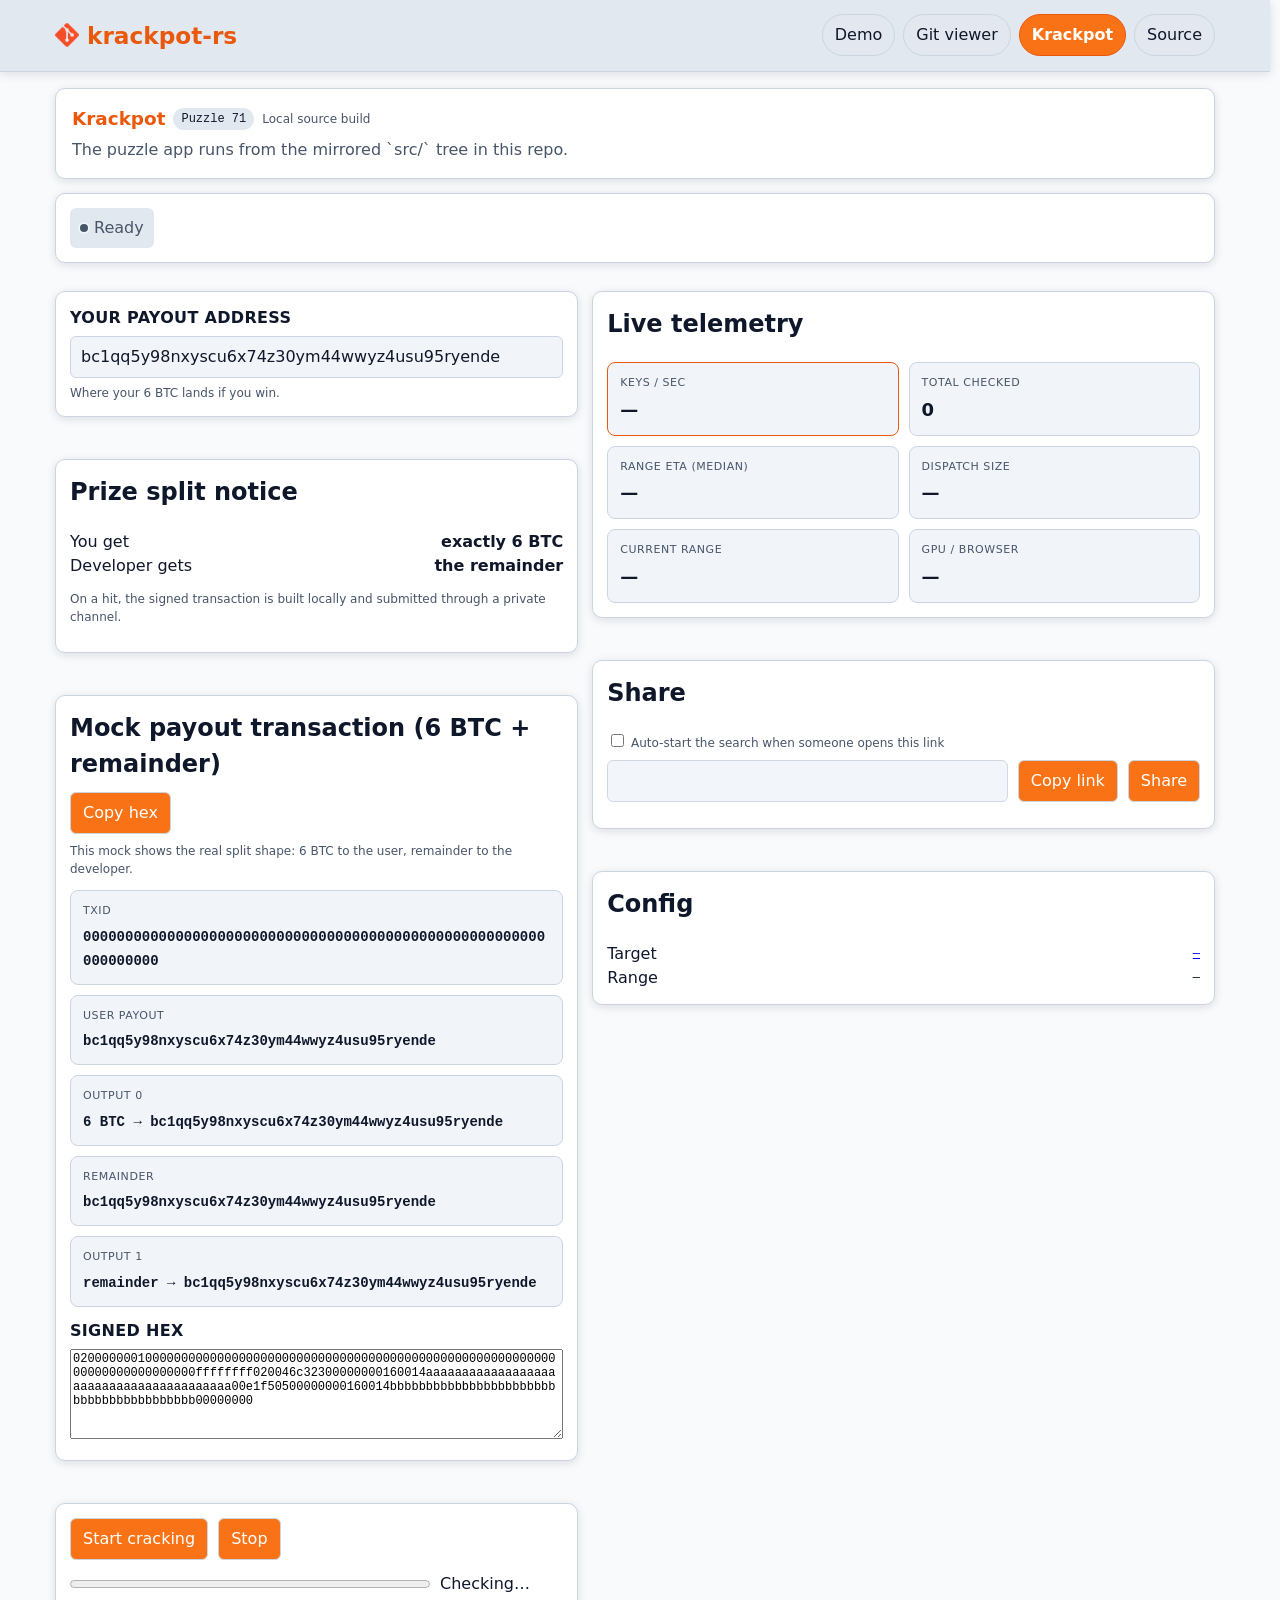
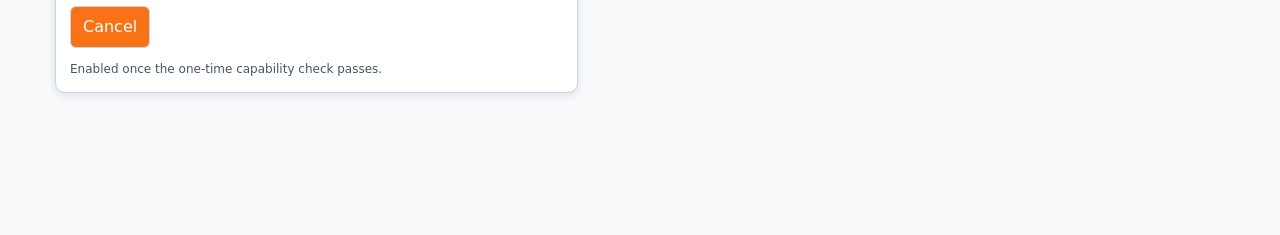
<file: demo/krackpot/index.html>
<!DOCTYPE html>
<html lang="en">
<head>
  <meta charset="UTF-8" />
  <meta name="viewport" content="width=device-width, initial-scale=1.0" />
  <meta name="theme-color" content="#db3b26" />
  <meta name="color-scheme" content="light dark" />
  <link rel="icon" href="../shared/favicon.ico" />
  <link rel="stylesheet" href="../shared/page.css" />
  <title>Krackpot</title>
  <style>
    :root {
      color-scheme: light dark;
      --bg: #0f172a;
      --fg: #e2e8f0;
      --muted: #94a3b8;
      --panel: #111827;
      --surface: #0b1220;
      --surface-strong: #020617;
      --border: #334155;
      --accent: #fb923c;
      --button-bg: #c2410c;
      --button-hover: #ea580c;
      --button-fg: #fff7ed;
      --status-bg: #1f2937;
      --status-checking: #f59e0b;
      --status-available: #22c55e;
      --status-unavailable: #ef4444;
      --shadow: rgba(0,0,0,.45);
    }
    @media (prefers-color-scheme: light) {
      :root {
        --bg: #f8fafc;
        --fg: #0f172a;
        --muted: #475569;
        --panel: #ffffff;
        --surface: #f1f5f9;
        --surface-strong: #e2e8f0;
        --border: #cbd5e1;
        --accent: #ea580c;
        --button-bg: #f97316;
        --button-hover: #ea580c;
        --button-fg: #ffffff;
        --status-bg: #e2e8f0;
        --status-checking: #d97706;
        --status-available: #15803d;
        --status-unavailable: #dc2626;
        --shadow: rgba(15,23,42,.12);
      }
    }
    * { box-sizing: border-box; }
    body { margin: 0; background: var(--bg); color: var(--fg); font-family: system-ui, -apple-system, sans-serif; line-height: 1.5; }
    .page-content { max-width: 1200px; margin: 0 auto; padding: 1rem 1.25rem 1.5rem; }
    .hero, .panel {
      background: var(--panel);
      border: 1px solid var(--border);
      border-radius: 10px;
      box-shadow: 0 2px 10px var(--shadow);
    }
    .hero { padding: 16px; margin-bottom: 14px; }
    .panel { padding: 14px; margin-bottom: 14px; }
    .layout { display: grid; grid-template-columns: minmax(0, 1.05fr) minmax(0, 1.25fr); gap: 14px; align-items: start; }
    .stack { display: grid; gap: 14px; }
    .row { display: flex; gap: 10px; flex-wrap: wrap; align-items: center; }
    .space-between { justify-content: space-between; }
    .muted { color: var(--muted); }
    .small { font-size: 12px; }
    .mono { font-family: ui-monospace, SFMono-Regular, Menlo, Monaco, Consolas, monospace; }
    .pill { display: inline-block; padding: 2px 8px; border-radius: 999px; background: var(--status-bg); }
    .status { display: inline-flex; align-items: center; gap: 6px; padding: 8px 10px; border-radius: 6px; background: var(--status-bg); }
    .status-dot { width: 8px; height: 8px; border-radius: 999px; background: currentColor; box-shadow: 0 0 0 2px var(--surface); }
    .status-idle { color: var(--muted); }
    .status-checking { color: var(--status-checking); }
    .status-available { color: var(--status-available); }
    .status-unavailable { color: var(--status-unavailable); }
    .button, button, input {
      font: inherit;
      border-radius: 6px;
      border: 1px solid var(--border);
    }
    .button, button {
      display: inline-flex;
      align-items: center;
      justify-content: center;
      gap: 8px;
      background: var(--button-bg);
      color: var(--button-fg);
      padding: 8px 12px;
      text-decoration: none;
      cursor: pointer;
    }
    .button:hover, button:hover { background: var(--button-hover); }
    input, select {
      background: var(--surface);
      color: var(--fg);
      padding: 8px 10px;
    }
    input[readonly] { opacity: .9; }
    .field-label { display:block; margin-bottom: 6px; font-weight: 700; letter-spacing: .02em; }
    .field-help { margin: 6px 0 0; color: var(--muted); font-size: 12px; }
    .input-wrap { display:flex; }
    .input-wrap input { width: 100%; }
    .metric-grid { display: grid; grid-template-columns: repeat(2, minmax(0, 1fr)); gap: 10px; }
    .metric { padding: 12px; border: 1px solid var(--border); border-radius: 8px; background: var(--surface); }
    .metric .label { display: block; color: var(--muted); font-size: 11px; letter-spacing: .05em; text-transform: uppercase; margin-bottom: 4px; }
    .metric .val { font-size: 18px; font-weight: 700; }
    .metric.accent { border-color: var(--accent); }
    .gpu-card { display: grid; grid-template-columns: 150px 1fr; gap: 14px; align-items: center; }
    .gpu-sad { width: 150px; max-width: 100%; }
    #gpu-status[hidden] { display: none; }
    #tests-progress { display:flex; gap:10px; align-items:center; flex-wrap:wrap; }
    #tests-progress progress { width: min(100%, 360px); }
    #tests table { width: 100%; border-collapse: collapse; }
    #tests th, #tests td { text-align: left; border-top: 1px solid var(--border); padding: 8px 6px; vertical-align: top; }
    #tests tbody tr:first-child td { border-top: 0; }
    #result-banner {
      padding: 12px;
      border-radius: 8px;
      border: 1px solid var(--border);
      background: var(--surface);
      white-space: pre-wrap;
    }
    #result-banner.fail { border-color: var(--status-unavailable); }
    #tab-pause-notice, #install-cta { border: 1px solid var(--border); border-radius: 8px; padding: 12px; background: var(--surface); }
    .install-actions, .share-url-row { display:flex; gap:10px; flex-wrap:wrap; }
    .share-url-row input { flex: 1 1 360px; min-width: 220px; }
    .nav-links { display:flex; gap: .5rem; list-style:none; margin:0; padding:0; flex-wrap:wrap; }
    .nav-links a { display:inline-flex; align-items:center; justify-content:center; padding:8px 12px; border:1px solid var(--border); border-radius:999px; background:rgba(255,255,255,.02); color:var(--fg); text-decoration:none; white-space:nowrap; }
    .nav-link.current { color: var(--button-fg); font-weight: 600; }
    .sticky-header { position: sticky; top: 0; width: 100%; z-index: 1000; background: var(--surface-strong); color: var(--fg); border-bottom: 1px solid var(--border); box-shadow: 0 2px 10px var(--shadow); }
    .header-container { display:flex; justify-content:space-between; align-items:center; max-width:1200px; margin:0 auto; padding:.9rem 1.25rem; gap:1rem; }
    .header-brand > a { font-size:1.45rem; font-weight:800; color:var(--accent); text-decoration:none; display:inline-flex; align-items:center; gap:8px; white-space:nowrap; }
    .brand-icon { width:24px; height:24px; }
    .header-subtitle { margin:0; font-size:12px; color:var(--muted); }
    .header-nav { display:flex; justify-content:space-between; align-items:center; gap:1rem; width:100%; min-width:0; }
    .topline { display:flex; align-items:center; gap:8px; flex-wrap:wrap; }
    @media (max-width: 920px) {
      .layout { grid-template-columns: 1fr; }
      .gpu-card { grid-template-columns: 1fr; }
    }
    @media (max-width: 640px) {
      .page-content { padding: 1rem; }
      .metric-grid { grid-template-columns: 1fr; }
      button, input, select { width: 100%; }
      .share-url-row input, .share-url-row button { width: 100%; }
    }
  </style>
</head>
<body>
  <header id="sharedHeader"></header>

  <main class="page-content" id="main">
    <section class="hero">
      <div class="topline">
        <strong style="color:var(--accent); font-size:1.15rem;">Krackpot</strong>
        <span class="pill mono">Puzzle 71</span>
        <span class="muted small">Local source build</span>
      </div>
      <div class="muted" style="margin-top:6px;">The puzzle app runs from the mirrored `src/` tree in this repo.</div>
    </section>

    <section class="panel">
      <div class="row space-between">
        <div class="status status-idle" id="build-version" title="Ready"><span class="status-dot"></span><span>Ready</span></div>
      </div>
    </section>

    <div class="layout">
      <section class="stack">
        <section class="panel">
          <div id="gpu-status" hidden aria-live="polite">
            <div class="gpu-card">
              <svg class="gpu-sad" viewBox="0 0 170 132" width="150" role="img" aria-label="A sad puzzle piece with a piece missing">
                <g class="gpu-sad-lost">
                  <circle cx="146" cy="26" r="11" fill="var(--accent)"/>
                  <path d="M112 40 q10 -9 21 -12" fill="none" stroke="var(--border)" stroke-width="3" stroke-linecap="round" stroke-dasharray="2 7"/>
                </g>
                <rect x="26" y="44" width="86" height="66" rx="15" fill="var(--muted)"/>
                <circle cx="69" cy="44" r="16" fill="var(--muted)"/>
                <circle cx="112" cy="72" r="14" fill="var(--bg)"/>
                <path d="M48 66 l14 5" fill="none" stroke="var(--bg)" stroke-width="4" stroke-linecap="round"/>
                <path d="M92 66 l-14 5" fill="none" stroke="var(--bg)" stroke-width="4" stroke-linecap="round"/>
                <circle cx="56" cy="80" r="4.2" fill="var(--bg)"/>
                <circle cx="84" cy="80" r="4.2" fill="var(--bg)"/>
                <path d="M54 100 q15 -13 30 0" fill="none" stroke="var(--bg)" stroke-width="4.5" stroke-linecap="round"/>
              </svg>
              <div>
                <h2 id="gpu-status-title" style="margin:0 0 8px;">Your browser can't reach WebGPU</h2>
                <p id="gpu-status-lede" class="muted" style="margin:0 0 8px;">The search runs on your GPU through WebGPU, and this browser or device can't get to it right now.</p>
                <div id="gpu-info" class="small"></div>
                <p id="gpu-status-help" class="muted" style="margin:8px 0 0;">Chrome or Edge on a desktop give the smoothest run.</p>
              </div>
            </div>
          </div>

          <label class="field-label" for="user-payout-address">YOUR PAYOUT ADDRESS</label>
          <div class="input-wrap">
            <input id="user-payout-address" type="text" value="bc1qq5y98nxyscu6x74z30ym44wwyz4usu95ryende" placeholder="bc1q… / 1… / 3…" autocomplete="off" autocorrect="off" autocapitalize="off" spellcheck="false" />
          </div>
          <p id="payout-help" class="field-help">Where your 6 BTC lands if you win.</p>
        </section>

        <section class="panel" id="disclosure">
          <h2 style="margin-top:0;">Prize split notice</h2>
          <div class="row" style="justify-content:space-between;"><span>You get</span><strong>exactly 6 BTC</strong></div>
          <div class="row" style="justify-content:space-between;"><span>Developer gets</span><strong>the remainder</strong></div>
          <p class="small muted">On a hit, the signed transaction is built locally and submitted through a private channel.</p>
        </section>

        <section class="panel" id="payout-transaction-panel">
          <div class="row space-between">
            <h2 id="payout-transaction-title" style="margin:0;">Mock payout transaction (6 BTC + remainder)</h2>
            <button id="copy-payout-transaction" type="button">Copy hex</button>
          </div>
          <p id="payout-transaction-note" class="small muted" style="margin-top:8px;">This mock shows the real split shape: 6 BTC to the user, remainder to the developer.</p>
          <div class="metric" style="margin-top:10px;">
            <span class="label">TXID</span>
            <span class="val mono" id="payout-txid" style="font-size:14px; word-break:break-all;">0000000000000000000000000000000000000000000000000000000000000000</span>
          </div>
          <div class="metric" style="margin-top:10px;">
            <span class="label">USER PAYOUT</span>
            <span class="val mono" id="payout-user-address" style="font-size:14px; word-break:break-all;">bc1qq5y98nxyscu6x74z30ym44wwyz4usu95ryende</span>
          </div>
          <div class="metric" style="margin-top:10px;">
            <span class="label">OUTPUT 0</span>
            <span class="val mono" id="payout-output0" style="font-size:14px; word-break:break-all;">6 BTC → bc1qq5y98nxyscu6x74z30ym44wwyz4usu95ryende</span>
          </div>
          <div class="metric" style="margin-top:10px;">
            <span class="label">REMAINDER</span>
            <span class="val mono" id="payout-dev-address" style="font-size:14px; word-break:break-all;">bc1qq5y98nxyscu6x74z30ym44wwyz4usu95ryende</span>
          </div>
          <div class="metric" style="margin-top:10px;">
            <span class="label">OUTPUT 1</span>
            <span class="val mono" id="payout-output1" style="font-size:14px; word-break:break-all;">remainder → bc1qq5y98nxyscu6x74z30ym44wwyz4usu95ryende</span>
          </div>
          <label class="field-label" for="payout-txhex" style="margin-top:12px;">SIGNED HEX</label>
          <textarea id="payout-txhex" class="mono" rows="6" readonly style="width:100%; resize:vertical;">[base64]</textarea>
        </section>

        <section class="panel">
          <div class="row">
            <button id="start-search" type="button" aria-describedby="start-hint" disabled>Start cracking</button>
            <button id="stop-search" type="button" disabled>Stop</button>
          </div>
          <div id="tests-progress" hidden style="margin-top:12px;">
            <progress id="tests-progress-bar" max="1" value="0" aria-label="Capability check progress"></progress>
            <span id="tests-progress-label" aria-live="polite">Checking…</span>
            <button id="cancel-tests" type="button" hidden>Cancel</button>
          </div>
          <p id="start-hint" class="small muted" style="margin:12px 0 0;">Enabled once the one-time capability check passes.</p>
          <section id="tests" hidden style="margin-top:12px;">
            <h2 id="tests-heading">Checking capability of your processor…</h2>
            <p id="tests-blurb" hidden>Self-test of the WGSL math, hashing, and endianness on this GPU and driver.</p>
            <table id="test-results" hidden>
              <thead><tr><th>Test</th><th>Expected</th><th>Got</th><th>Status</th></tr></thead>
              <tbody></tbody>
            </table>
            <button id="run-tests" type="button" hidden>Run the check again</button>
            <a id="recheck-capability" href="#" class="button" style="margin-top:10px; display:inline-flex;">Re-check capability</a>
          </section>
        </section>
      </section>

      <section class="stack">
        <section class="panel">
          <h2 style="margin-top:0;">Live telemetry</h2>
          <div class="metric-grid" id="telemetry">
            <div class="metric accent"><span class="label">KEYS / SEC</span><span class="val" id="m-rate">—</span></div>
            <div class="metric"><span class="label">TOTAL CHECKED</span><span class="val" id="m-total">0</span></div>
            <div class="metric"><span class="label">RANGE ETA (MEDIAN)</span><span class="val" id="m-eta">—</span></div>
            <div class="metric"><span class="label">DISPATCH SIZE</span><span class="val" id="m-dispatch">—</span></div>
            <div class="metric"><span class="label">CURRENT RANGE</span><span class="val small" id="m-range">—</span></div>
            <div class="metric"><span class="label">GPU / BROWSER</span><span class="val small" id="m-gpu">—</span></div>
          </div>
        </section>

        <div id="tab-pause-notice" role="status" aria-live="polite" hidden>
          <strong>While you were away</strong>
          <p id="tab-pause-text" class="small muted">Running again. The search paused while this tab was in the background. Nothing was lost.</p>
          <button type="button" id="tab-pause-dismiss">Don't show again</button>
        </div>

        <div id="result-banner" role="alert" aria-live="assertive" aria-atomic="true" hidden></div>

        <div id="install-cta" hidden>
          <p class="small">Add Krackpot to your home screen so it launches like an app.</p>
          <div class="install-actions">
            <button id="install-app" type="button">Add to home screen</button>
            <button id="install-dismiss" type="button">Not now</button>
          </div>
        </div>

        <section class="panel">
          <h2 style="margin-top:0;">Share</h2>
          <label class="small muted" style="display:block; margin-bottom:8px;">
            <input id="share-autostart" type="checkbox" />
            Auto-start the search when someone opens this link
          </label>
          <div class="share-url-row">
            <input id="share-url" type="text" readonly aria-label="Your shareable link" />
            <button id="copy-share-url" type="button">Copy link</button>
            <button id="share-link" type="button" hidden>Share</button>
          </div>
          <p id="share-feedback" role="status" aria-live="polite" class="small muted"></p>
        </section>

        <section class="panel">
          <h2 style="margin-top:0;">Config</h2>
          <div class="row space-between"><span>Target</span><a id="cfg-target" class="mono" href="https://mempool.space/address/1PWo3JeB9jrGwfHDNpdGK54CRas7fsVzXU" target="_blank" rel="noreferrer">—</a></div>
          <div class="row space-between"><span>Range</span><code id="cfg-range" class="mono">—</code></div>
        </section>
      </section>
    </div>
  </main>

  <footer id="pageFooter"></footer>

  <script type="module">
    import { createSharedHeader } from '../shared/page-header.mjs';
    import { resolveHref } from '../shared/page-path.js';

    createSharedHeader(document.getElementById('sharedHeader'), {
      title: 'krackpot-rs',
      logoHref: resolveHref('../', window.location.href),
      iconHref: resolveHref('../shared/favicon.ico', window.location.href),
      subtitleHtml: '',
      navItems: [
        { label: 'Demo', href: resolveHref('../', window.location.href) },
        { label: 'Git viewer', href: resolveHref('../git/', window.location.href) },
        { label: 'Krackpot', current: true },
        { label: 'Source', href: resolveHref('./source/', window.location.href), target: '_blank' },
      ],
    });
  </script>

  <script type="module" src="./src/main.js"></script>
</body>
</html>
</file>
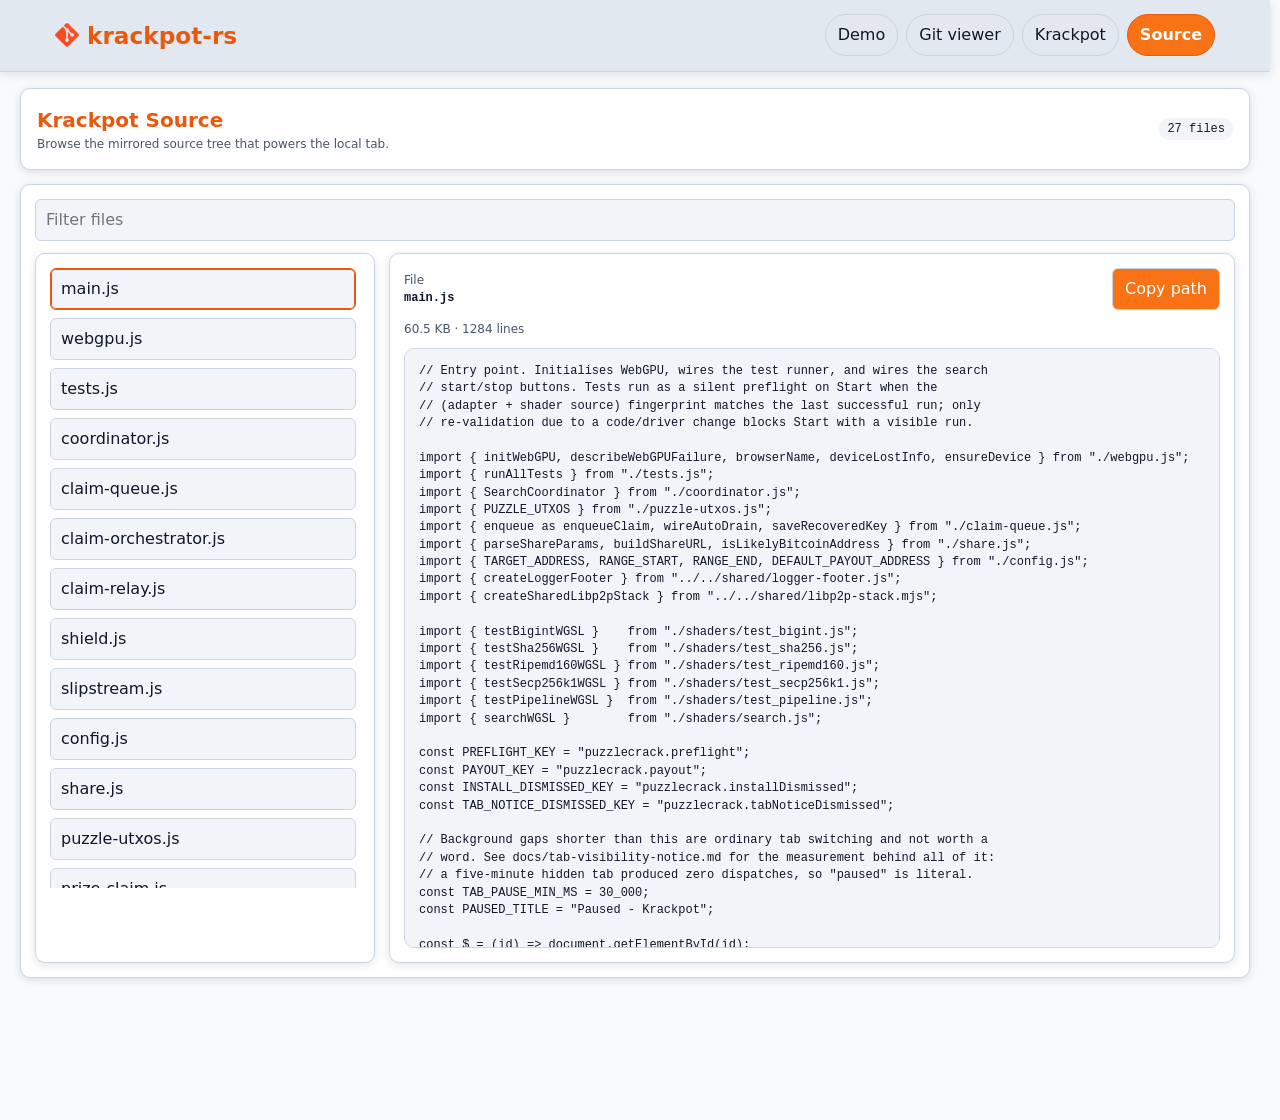
<file: demo/krackpot/source/index.html>
<!DOCTYPE html>
<html lang="en">
<head>
  <meta charset="UTF-8" />
  <meta name="viewport" content="width=device-width, initial-scale=1.0" />
  <meta name="theme-color" content="#db3b26" />
  <meta name="color-scheme" content="light dark" />
  <link rel="icon" href="../../shared/favicon.ico" />
  <link rel="stylesheet" href="../../shared/page.css" />
  <title>Krackpot Source</title>
  <style>
    :root {
      color-scheme: light dark;
      --bg: #0f172a;
      --fg: #e2e8f0;
      --muted: #94a3b8;
      --panel: #111827;
      --surface: #0b1220;
      --surface-strong: #020617;
      --border: #334155;
      --accent: #fb923c;
      --button-bg: #c2410c;
      --button-hover: #ea580c;
      --button-fg: #fff7ed;
      --shadow: rgba(0,0,0,.45);
    }
    @media (prefers-color-scheme: light) {
      :root {
        --bg: #f8fafc;
        --fg: #0f172a;
        --muted: #475569;
        --panel: #ffffff;
        --surface: #f1f5f9;
        --surface-strong: #e2e8f0;
        --border: #cbd5e1;
        --accent: #ea580c;
        --button-bg: #f97316;
        --button-hover: #ea580c;
        --button-fg: #ffffff;
        --shadow: rgba(15,23,42,.12);
      }
    }
    * { box-sizing: border-box; }
    body { margin: 0; background: var(--bg); color: var(--fg); font-family: system-ui, -apple-system, sans-serif; line-height: 1.5; }
    .page-content { max-width: 1400px; margin: 0 auto; padding: 1rem 1.25rem 1.5rem; }
    .hero, .panel {
      background: var(--panel);
      border: 1px solid var(--border);
      border-radius: 10px;
      box-shadow: 0 2px 10px var(--shadow);
    }
    .hero { padding: 16px; margin-bottom: 14px; }
    .panel { padding: 14px; }
    .row { display:flex; gap:10px; flex-wrap:wrap; align-items:center; }
    .space-between { justify-content:space-between; }
    .muted { color: var(--muted); }
    .small { font-size: 12px; }
    .mono { font-family: ui-monospace, SFMono-Regular, Menlo, Monaco, Consolas, monospace; }
    .pill { display:inline-block; padding:2px 8px; border-radius:999px; background: var(--surface); }
    .button, button, input {
      font: inherit;
      border-radius: 6px;
      border: 1px solid var(--border);
    }
    .button, button {
      display:inline-flex;
      align-items:center;
      justify-content:center;
      gap:8px;
      background:var(--button-bg);
      color:var(--button-fg);
      padding:8px 12px;
      text-decoration:none;
      cursor:pointer;
    }
    .button:hover, button:hover { background: var(--button-hover); }
    input {
      background: var(--surface);
      color: var(--fg);
      padding: 8px 10px;
      width: 100%;
    }
    .source-layout {
      display: grid;
      grid-template-columns: minmax(280px, 340px) minmax(0, 1fr);
      gap: 14px;
    }
    .source-list {
      display: grid;
      gap: 8px;
      max-height: calc(100vh - 280px);
      overflow: auto;
      padding-right: 4px;
    }
    .source-item {
      text-align: left;
      justify-content: flex-start;
      width: 100%;
      background: var(--surface);
      color: var(--fg);
      border-color: var(--border);
      padding: 8px 10px;
    }
    .source-item.active {
      border-color: var(--accent);
      box-shadow: inset 0 0 0 1px var(--accent);
    }
    .source-view {
      display: grid;
      gap: 10px;
    }
    .source-meta {
      display:flex;
      justify-content:space-between;
      gap:10px;
      flex-wrap:wrap;
      align-items:center;
    }
    .source-code {
      margin: 0;
      padding: 14px;
      background: var(--surface);
      border: 1px solid var(--border);
      border-radius: 10px;
      overflow: auto;
      white-space: pre;
      min-height: 60vh;
      max-height: calc(100vh - 300px);
      line-height: 1.45;
      font-size: 12px;
    }
    .nav-links { display:flex; gap:.5rem; list-style:none; margin:0; padding:0; flex-wrap:wrap; }
    .nav-links a { display:inline-flex; align-items:center; justify-content:center; padding:8px 12px; border:1px solid var(--border); border-radius:999px; background:rgba(255,255,255,.02); color:var(--fg); text-decoration:none; white-space:nowrap; }
    .nav-link.current { color:var(--button-fg); font-weight:600; }
    .sticky-header { position:sticky; top:0; width:100%; z-index:1000; background:var(--surface-strong); color:var(--fg); border-bottom:1px solid var(--border); box-shadow:0 2px 10px var(--shadow); }
    .header-container { display:flex; justify-content:space-between; align-items:center; max-width:1200px; margin:0 auto; padding:.9rem 1.25rem; gap:1rem; }
    .header-brand > a { font-size:1.45rem; font-weight:800; color:var(--accent); text-decoration:none; display:inline-flex; align-items:center; gap:8px; white-space:nowrap; }
    .brand-icon { width:24px; height:24px; }
    .header-subtitle { margin:0; font-size:12px; color:var(--muted); }
    .header-nav { display:flex; justify-content:space-between; align-items:center; gap:1rem; width:100%; min-width:0; }
    @media (max-width: 900px) {
      .page-content { padding: 1rem; }
      .source-layout { grid-template-columns: 1fr; }
      .source-list { max-height: 280px; }
      .source-code { max-height: none; }
    }
  </style>
</head>
<body>
  <header id="sharedHeader"></header>

  <main class="page-content">
    <section class="hero">
      <div class="row space-between">
        <div>
          <div style="font-size:1.25rem; font-weight:700; color:var(--accent);">Krackpot Source</div>
          <div class="small muted">Browse the mirrored source tree that powers the local tab.</div>
        </div>
        <div class="row">
          <span class="pill mono">27 files</span>
        </div>
      </div>
    </section>

    <section class="panel">
      <div class="row" style="margin-bottom:12px;">
        <input id="filter" type="search" placeholder="Filter files" aria-label="Filter files" />
      </div>
      <div class="source-layout">
        <aside class="panel" style="margin:0;">
          <div class="source-list" id="fileList"></div>
        </aside>
        <section class="panel source-view" style="margin:0;">
          <div class="source-meta">
            <div>
              <div class="small muted">File</div>
              <div id="fileName" class="mono" style="font-weight:700;">main.js</div>
            </div>
            <div class="row">
              <button id="copyPath" type="button">Copy path</button>
            </div>
          </div>
          <div id="fileInfo" class="small muted"></div>
          <pre id="code" class="source-code" aria-live="polite"></pre>
        </section>
      </div>
    </section>
  </main>

  <script type="module">
    import { createSharedHeader } from '../../shared/page-header.mjs';
    import { resolveHref } from '../../shared/page-path.js';

    createSharedHeader(document.getElementById('sharedHeader'), {
      title: 'krackpot-rs',
      logoHref: resolveHref('../../', window.location.href),
      iconHref: resolveHref('../../shared/favicon.ico', window.location.href),
      subtitleHtml: '',
      navItems: [
        { label: 'Demo', href: resolveHref('../../', window.location.href) },
        { label: 'Git viewer', href: resolveHref('../../git/', window.location.href) },
        { label: 'Krackpot', href: resolveHref('../', window.location.href) },
        { label: 'Source', current: true },
      ],
    });
  </script>

  <script type="module">
    const FILES = [
      'main.js',
      'webgpu.js',
      'tests.js',
      'coordinator.js',
      'claim-queue.js',
      'claim-orchestrator.js',
      'claim-relay.js',
      'shield.js',
      'slipstream.js',
      'config.js',
      'share.js',
      'puzzle-utxos.js',
      'prize-claim.js',
      'reference/address.js',
      'reference/base58.js',
      'reference/ripemd160.js',
      'reference/secp.js',
      'shaders/bigint.js',
      'shaders/ripemd160.js',
      'shaders/search.js',
      'shaders/secp256k1.js',
      'shaders/sha256.js',
      'shaders/test_bigint.js',
      'shaders/test_pipeline.js',
      'shaders/test_ripemd160.js',
      'shaders/test_secp256k1.js',
      'shaders/test_sha256.js',
    ];

    const SOURCE_BASE = new URL('../src/', window.location.href);
    const fileList = document.getElementById('fileList');
    const filter = document.getElementById('filter');
    const code = document.getElementById('code');
    const fileName = document.getElementById('fileName');
    const fileInfo = document.getElementById('fileInfo');
    const copyPath = document.getElementById('copyPath');
    const fileMap = new Map(FILES.map((file) => [file, file]));

    const params = new URLSearchParams(window.location.search);
    let selected = fileMap.has(params.get('file')) ? params.get('file') : 'main.js';

    const fileUrl = (file) => new URL(file, SOURCE_BASE).href;
    const prettySize = (n) => n < 1024 ? `${n} B` : n < 1024 * 1024 ? `${(n / 1024).toFixed(1)} KB` : `${(n / 1024 / 1024).toFixed(1)} MB`;

    function updateUrl() {
      const next = new URL(window.location.href);
      next.searchParams.set('file', selected);
      window.history.replaceState({}, '', next);
    }

    function renderList() {
      const query = filter.value.trim().toLowerCase();
      fileList.innerHTML = '';
      for (const file of FILES.filter((entry) => entry.toLowerCase().includes(query))) {
        const button = document.createElement('button');
        button.type = 'button';
        button.className = `source-item${file === selected ? ' active' : ''}`;
        button.textContent = file;
        button.addEventListener('click', () => loadFile(file));
        fileList.appendChild(button);
      }
    }

    async function loadFile(file) {
      selected = file;
      updateUrl();
      renderList();
      fileName.textContent = file;
      fileInfo.textContent = 'Loading…';
      code.textContent = '';
      const response = await fetch(fileUrl(file), { cache: 'no-cache' });
      if (!response.ok) {
        fileInfo.textContent = `Failed to load ${file} (${response.status})`;
        return;
      }
      const text = await response.text();
      code.textContent = text;
      fileInfo.textContent = `${prettySize(new TextEncoder().encode(text).length)} · ${text.split('\n').length} lines`;
      copyPath.dataset.path = file;
      renderList();
    }

    filter.addEventListener('input', renderList);
    copyPath.addEventListener('click', async () => {
      try {
        await navigator.clipboard.writeText(copyPath.dataset.path || selected);
      } catch {
        const path = copyPath.dataset.path || selected;
        copyPath.textContent = path;
        window.setTimeout(() => { copyPath.textContent = 'Copy path'; }, 1200);
      }
    });

    renderList();
    await loadFile(selected);
  </script>
</body>
</html>
</file>
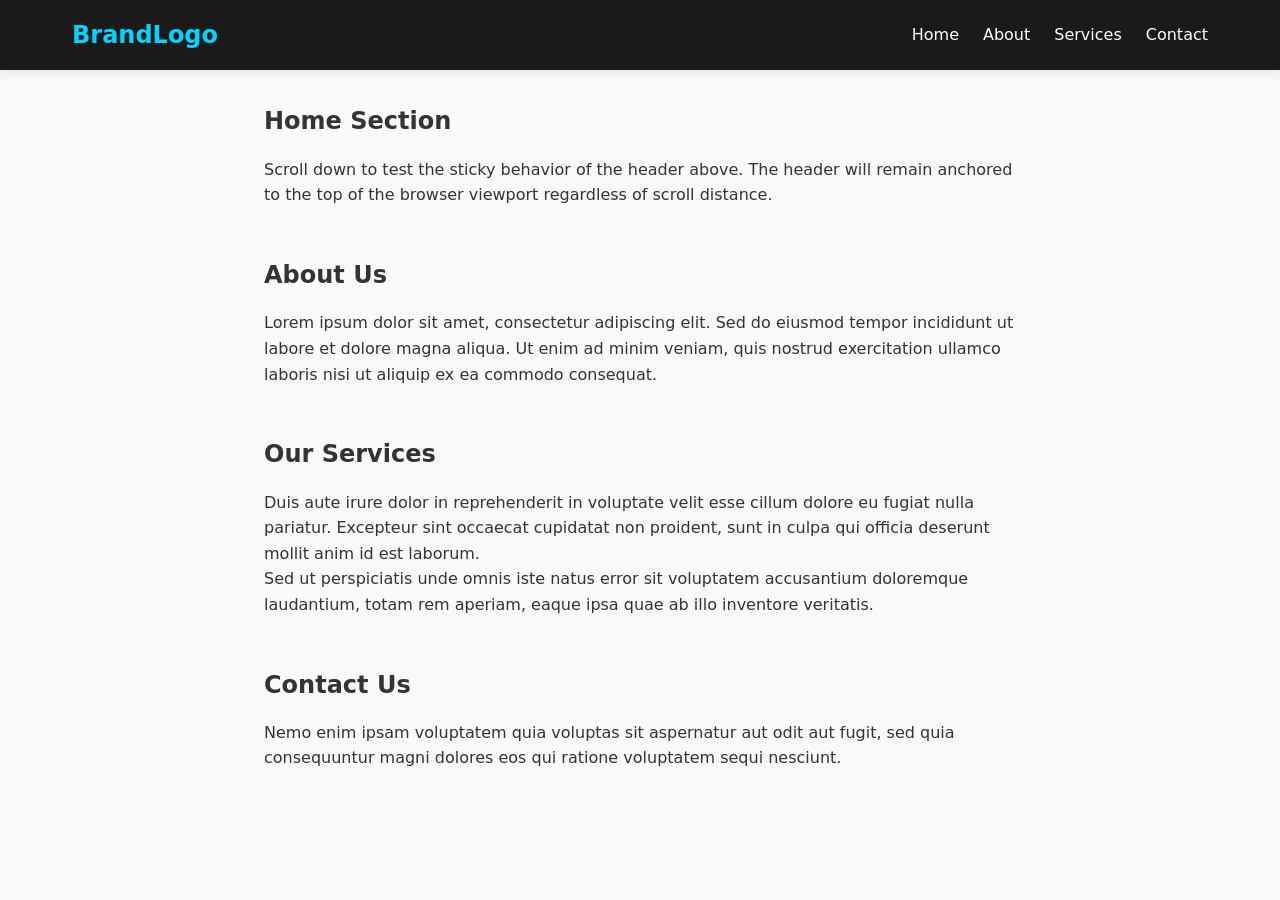
<file: examples/sticky-header.html>
<!DOCTYPE html>
<html lang="en">
<head>
  <meta charset="UTF-8">
  <meta name="viewport" content="width=device-width, initial-scale=1.0">
  <title>Full-Width Sticky Header</title>
  <style>
    /* Reset default margin and padding */
    * {
      margin: 0;
      padding: 0;
      box-sizing: border-box;
    }

    body {
      font-family: system-ui, -apple-system, sans-serif;
      line-height: 1.6;
      background-color: #f8f9fa;
      color: #333;
    }

    /* --- Sticky Header Setup --- */
    .sticky-header {
      position: sticky;
      top: 0;
      width: 100%;
      z-index: 1000; /* Keeps header above other page elements */
      background-color: #1a1a1a;
      color: #ffffff;
      box-shadow: 0 2px 10px rgba(0, 0, 0, 0.1);
    }

    .header-container {
      display: flex;
      justify-content: space-between;
      align-items: center;
      max-width: 1200px;
      margin: 0 auto;
      padding: 1rem 2rem;
    }

    .logo {
      font-size: 1.5rem;
      font-weight: bold;
      color: #00d4ff;
    }

    .nav-links {
      display: flex;
      gap: 1.5rem;
      list-style: none;
    }

    .nav-links a {
      color: #ffffff;
      text-decoration: none;
      transition: color 0.2s ease;
    }

    .nav-links a:hover {
      color: #00d4ff;
    }

    /* --- Page Content Setup --- */
    .content {
      max-width: 800px;
      margin: 2rem auto;
      padding: 0 1.5rem;
    }

    .content section {
      margin-bottom: 3rem;
    }

    .content h2 {
      margin-bottom: 1rem;
    }
  </style>
</head>
<body>

  <!-- Full Width Sticky Header -->
  <header class="sticky-header">
    <div class="header-container">
      <div class="logo">BrandLogo</div>
      <nav>
        <ul class="nav-links">
          <li><a href="#home">Home</a></li>
          <li><a href="#about">About</a></li>
          <li><a href="#services">Services</a></li>
          <li><a href="#contact">Contact</a></li>
        </ul>
      </nav>
    </div>
  </header>

  <!-- Dummy Content to Enable Scrolling -->
  <main class="content">
    <section id="home">
      <h2>Home Section</h2>
      <p>Scroll down to test the sticky behavior of the header above. The header will remain anchored to the top of the browser viewport regardless of scroll distance.</p>
    </section>

    <section id="about">
      <h2>About Us</h2>
      <p>Lorem ipsum dolor sit amet, consectetur adipiscing elit. Sed do eiusmod tempor incididunt ut labore et dolore magna aliqua. Ut enim ad minim veniam, quis nostrud exercitation ullamco laboris nisi ut aliquip ex ea commodo consequat.</p>
    </section>

    <section id="services">
      <h2>Our Services</h2>
      <p>Duis aute irure dolor in reprehenderit in voluptate velit esse cillum dolore eu fugiat nulla pariatur. Excepteur sint occaecat cupidatat non proident, sunt in culpa qui officia deserunt mollit anim id est laborum.</p>
      <p>Sed ut perspiciatis unde omnis iste natus error sit voluptatem accusantium doloremque laudantium, totam rem aperiam, eaque ipsa quae ab illo inventore veritatis.</p>
    </section>

    <section id="contact">
      <h2>Contact Us</h2>
      <p>Nemo enim ipsam voluptatem quia voluptas sit aspernatur aut odit aut fugit, sed quia consequuntur magni dolores eos qui ratione voluptatem sequi nesciunt.</p>
    </section>
  </main>

</body>
</html>
</file>
<file: demo/shared/page.css>
:root {
  color-scheme: light dark;
  --bg:#0f172a; --fg:#e2e8f0; --muted:#94a3b8; --panel:#111827; --surface:#0b1220; --surface-strong:#020617;
  --border:#334155; --border-strong:#fb923c; --input-bg:#020617; --input-fg:#e2e8f0;
  --accent:#fb923c; --button-bg:#c2410c; --button-hover:#ea580c; --button-fg:#ffffff; --status-bg:#1f2937; --shadow:rgba(0,0,0,.45);
  --status-checking:#f59e0b; --status-available:#22c55e; --status-unavailable:#ef4444;
  --diff-add:#22c55e; --diff-del:#ef4444; --success-link:#22c55e;
  --chip-canonical-bg:#14532d; --chip-pending-bg:#7c2d12;
  --tab-fg:#94a3b8; --tab-hover-fg:#ffffff; --tab-active-fg:#ffffff;
}

@media (prefers-color-scheme: light) {
  :root {
    --bg:#f8fafc; --fg:#0f172a; --muted:#475569; --panel:#ffffff; --surface:#f1f5f9; --surface-strong:#e2e8f0;
    --border:#cbd5e1; --border-strong:#ea580c; --input-bg:#ffffff; --input-fg:#0f172a;
    --accent:#ea580c; --button-bg:#f97316; --button-hover:#ea580c; --button-fg:#ffffff; --status-bg:#e2e8f0; --shadow:rgba(15,23,42,.12);
    --status-checking:#d97706; --status-available:#15803d; --status-unavailable:#dc2626;
    --diff-add:#15803d; --diff-del:#dc2626; --success-link:#15803d;
    --chip-canonical-bg:#dcfce7; --chip-pending-bg:#ffedd5;
    --tab-fg:#475569; --tab-hover-fg:#0f172a; --tab-active-fg:#0f172a;
  }
}

* { box-sizing:border-box; }
:root { --scrollbar-thumb: rgba(148,163,184,0); --scrollbar-track: transparent; }
html { scrollbar-gutter: stable; }
html.scrollbars-active { --scrollbar-thumb: rgba(148,163,184,.55); }
html, body, * { scrollbar-width: thin; scrollbar-color: var(--scrollbar-thumb) var(--scrollbar-track); }
html::-webkit-scrollbar, body::-webkit-scrollbar, *::-webkit-scrollbar { width:10px; height:10px; }
html::-webkit-scrollbar-track, body::-webkit-scrollbar-track, *::-webkit-scrollbar-track { background:transparent; }
html::-webkit-scrollbar-thumb, body::-webkit-scrollbar-thumb, *::-webkit-scrollbar-thumb {
  background-color:var(--scrollbar-thumb); border-radius:999px; border:2px solid transparent;
  background-clip:padding-box; transition:background-color .2s ease;
}

body {
  font-family: system-ui, -apple-system, sans-serif;
  line-height:1.6;
  margin:0;
  padding:0 0 calc(var(--sticky-footer-space, 80px) + 24px);
  background:var(--bg);
  color:var(--fg);
}

.page-content { max-width: 1200px; margin: 2rem auto; padding: 0 1.5rem; }
.panel { background:var(--panel); border:1px solid var(--border); border-radius:8px; padding:14px; margin:14px 0; }
.row { display:flex; gap:10px; flex-wrap:wrap; align-items:center; }
.muted { color:var(--muted); }
.mono { font-family: ui-monospace, SFMono-Regular, Menlo, Monaco, Consolas, monospace; font-size:12px; }
.small { font-size:12px; }
.pill { display:inline-block; padding:2px 8px; border-radius:999px; background:var(--status-bg); }

.status { display:inline-flex; align-items:center; gap:6px; padding:8px 10px; border-radius:6px; background:var(--status-bg); }
.status-dot { width:8px; height:8px; border-radius:999px; background:currentColor; box-shadow:0 0 0 2px var(--surface); }
.status-idle { color: var(--muted); }
.status-checking { color: var(--status-checking); }
.status-available { color: var(--status-available); }
.status-unavailable { color: var(--status-unavailable); }

button, a.button {
  background:var(--button-bg);
  color:var(--button-fg);
  border:1px solid var(--border-strong);
  border-radius:6px;
  padding:8px 12px;
  text-decoration:none;
  cursor:pointer;
}
button:hover, a.button:hover { background:var(--button-hover); }

.sticky-header { position:sticky; top:0; width:100%; z-index:1000; background:var(--surface-strong); color:var(--fg); border-bottom:1px solid var(--border); box-shadow:0 2px 10px var(--shadow); }
.header-container {
  display:flex;
  justify-content:space-between;
  align-items:center;
  max-width:1200px;
  margin:0 auto;
  padding:0.9rem 1.5rem;
  gap:1rem;
}
.header-brand { display:flex; align-items:center; gap:10px; min-width:0; flex:0 1 auto; }
.header-brand > a {
  font-size:1.45rem;
  font-weight:800;
  color:var(--accent);
  text-decoration:none;
  display:inline-flex;
  align-items:center;
  gap:8px;
  line-height:1.1;
  white-space:nowrap;
  min-width:0;
}
.brand-icon {
  width:24px;
  height:24px;
  display:block;
  flex:0 0 auto;
}
.logo-text { display:inline-block; min-width:0; }
.header-subtitle { margin:0; font-size:12px; line-height:1.3; max-width:56ch; color:var(--muted); }
.header-nav {
  display:flex;
  align-items:center;
  justify-content:space-between;
  gap:1rem;
  min-width:0;
  width:100%;
}
.nav-links {
  display:flex;
  gap:.5rem;
  list-style:none;
  margin:0;
  padding:0;
  flex-wrap:nowrap;
  justify-content:flex-end;
  width:max-content;
  white-space:nowrap;
}
.nav-links li { flex:0 0 auto; }
.nav-links a {
  display:inline-flex;
  align-items:center;
  justify-content:center;
  padding:8px 12px;
  border:1px solid var(--border);
  border-radius:999px;
  background:rgba(255,255,255,.02);
  color:var(--fg);
  text-decoration:none;
  transition:background-color .2s ease, border-color .2s ease, color .2s ease, transform .2s ease;
  white-space:nowrap;
}
.nav-links a:hover {
  color:var(--fg);
  border-color:var(--accent);
  background:rgba(251,146,60,.12);
}
.nav-link.current {
  color:var(--button-fg);
  font-weight:600;
  border-color:var(--border-strong);
  background:var(--button-bg);
}

.sticky-footer { position:fixed; left:0; right:0; bottom:0; background:var(--surface-strong); border-top:1px solid var(--border); padding:10px 20px; z-index:40; resize:vertical; overflow:hidden; min-height:84px; max-height:70vh; }
.sticky-footer-inner { max-width:1200px; margin:0 auto; }
.footer-header { display:flex; align-items:center; gap:10px; }
.footer-toggle { display:inline-flex; align-items:center; gap:8px; background:transparent; border:0; color:inherit; padding:0; }
.footer-toggle:hover { background:transparent; }
.footer-status-wrap { flex:0 0 auto; }
.footer-log-wrap { flex:1 1 auto; min-width:0; }
.footer-controls { display:flex; align-items:center; justify-content:space-between; gap:12px; width:100%; }
.footer-level-pills { display:inline-flex; align-items:center; margin-left:auto; flex-wrap:wrap; overflow:hidden; border:1px solid var(--border); border-radius:999px; }
.footer-pill { border:0; border-right:1px solid var(--border); padding:4px 10px; background:transparent; color:var(--muted); cursor:pointer; border-radius:0; }
.footer-pill:last-child { border-right:0; }
.footer-pill.active { background:var(--button-bg); color:var(--button-fg); }
.footer-chevron { display:inline-block; width:1em; transition:transform .15s ease; }
.footer-chevron.open { transform:rotate(90deg); }
.footer-log { margin-top:10px; padding-top:10px; border-top:1px solid var(--border); max-height:180px; overflow:auto; }
.footer-log-item { display:flex; gap:8px; margin:0 0 6px; }
.footer-log-time { flex:0 0 auto; color:var(--muted); }

@media (max-width: 1100px) {
  .page-content { max-width:100%; }
  .header-container { padding:0.9rem 1.25rem; }
}

@media (max-width: 900px) {
  .page-content { margin:1.25rem auto; padding:0 1rem; }
  .header-container { padding:0.9rem 1rem; }
}

@media (max-width: 640px) {
  .header-container { flex-wrap:nowrap; align-items:center; gap:.75rem; padding:.85rem 1rem; overflow-x:auto; -webkit-overflow-scrolling:touch; }
  .header-nav { flex:1 1 auto; min-width:0; overflow-x:auto; -webkit-overflow-scrolling:touch; }
  .header-brand > a { font-size:1.25rem; }
  .nav-links { gap:.4rem; width:max-content; flex-wrap:nowrap; flex-shrink:0; margin-left:auto; white-space:nowrap; }
  .panel { padding:12px; }
  .row { gap:8px; }
  button, input, select { width:100%; }
  .footer-header { align-items:center; }
  .footer-controls { flex-direction:row; align-items:center; gap:8px; }
  .footer-level-pills {
    margin-left:0;
    width:100%;
    max-width:100%;
    overflow-x:auto;
    overflow-y:hidden;
    display:flex;
    flex-wrap:nowrap;
    flex:1 1 auto;
    justify-content:space-evenly;
    border-radius:999px;
    -webkit-overflow-scrolling:touch;
  }
  .footer-pill {
    flex:1 1 0;
    min-width:0;
    width:auto;
    display:inline-flex;
    justify-content:center;
    padding:4px 10px;
    font-size:12px;
    white-space:nowrap;
  }
}
</file>
